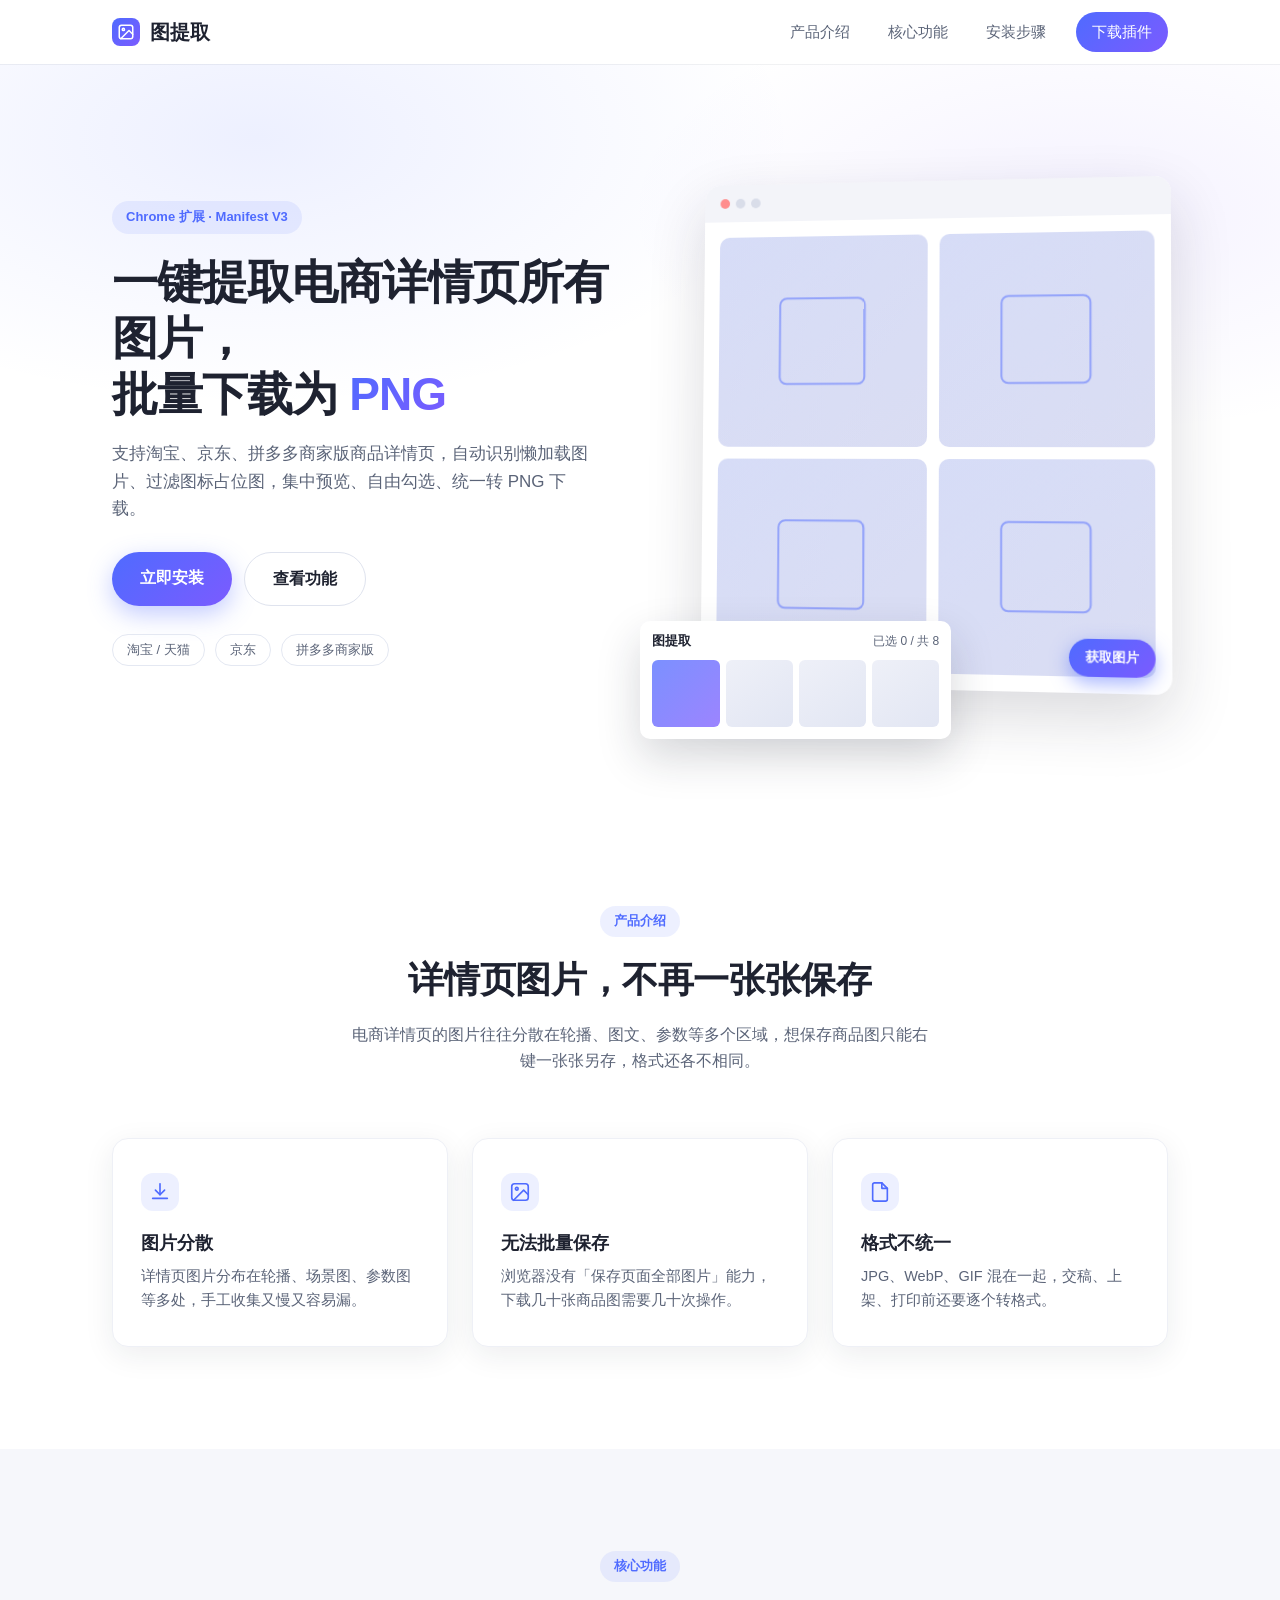
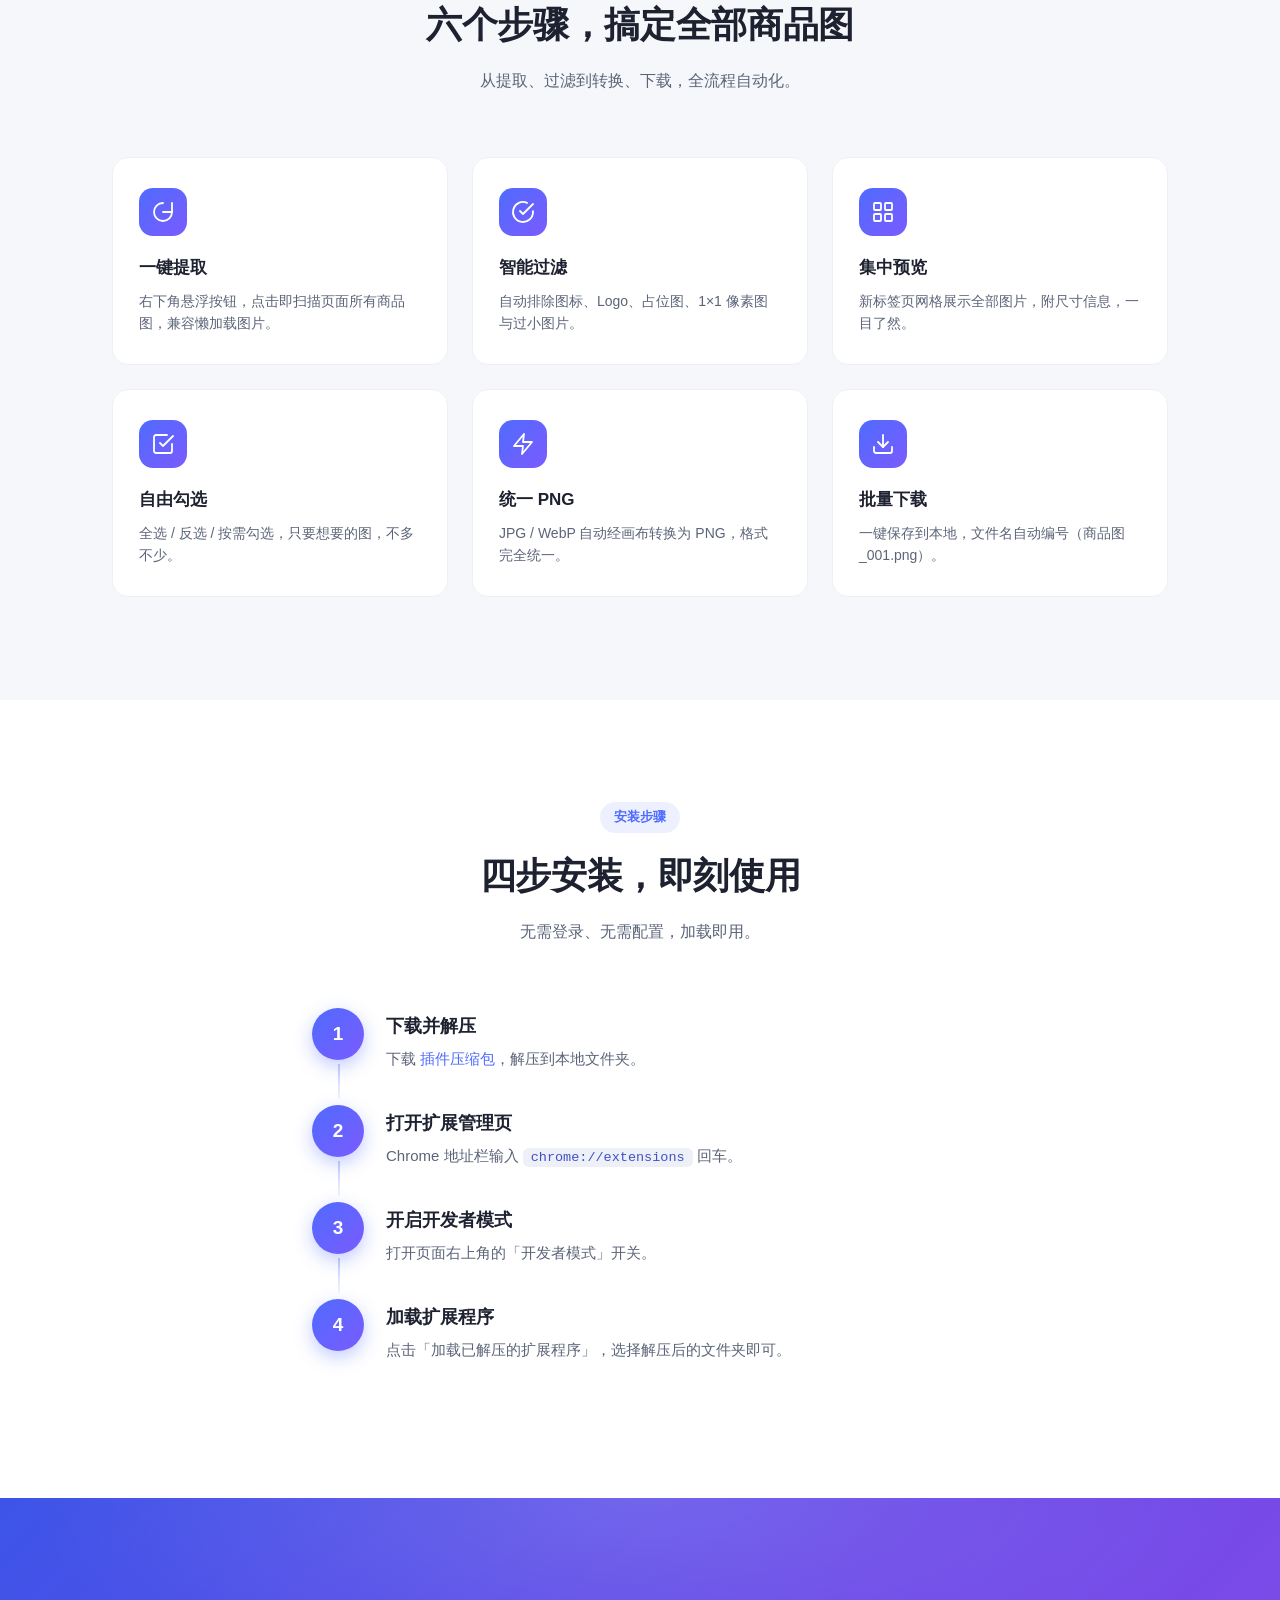
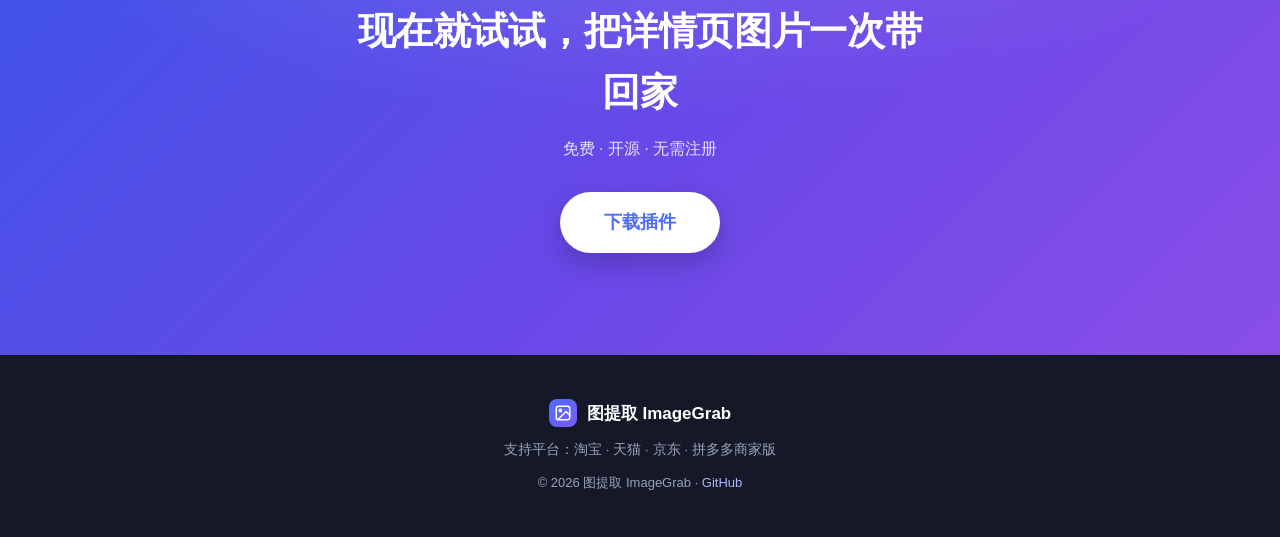
<file: docs/index.html>
<!DOCTYPE html>
<html lang="zh-CN">
<head>
  <meta charset="UTF-8" />
  <meta name="viewport" content="width=device-width, initial-scale=1.0" />
  <meta name="description" content="图提取 - 电商图片下载插件：在淘宝、京东、拼多多商家版商品详情页一键提取所有图片，集中预览勾选，批量下载为 PNG。" />
  <title>图提取 ImageGrab - 电商图片一键下载插件</title>
  <link rel="stylesheet" href="css/style.css" />
</head>
<body>

  <!-- ============ 1. 顶部导航栏 ============ -->
  <header class="navbar" id="navbar">
    <nav class="nav-inner">
      <!-- Logo -->
      <a href="#hero" class="nav-logo">
        <svg class="logo-svg" viewBox="0 0 24 24" fill="none" stroke="currentColor" stroke-width="2" stroke-linecap="round" stroke-linejoin="round" aria-hidden="true">
          <rect x="3" y="3" width="18" height="18" rx="3"></rect>
          <circle cx="8.5" cy="8.5" r="1.5"></circle>
          <path d="M21 15l-5-5L5 21"></path>
        </svg>
        <span>图提取</span>
      </a>

      <!-- 桌面端锚点导航 -->
      <ul class="nav-links" id="navLinks">
        <li><a href="#intro" class="nav-link" data-target="intro">产品介绍</a></li>
        <li><a href="#features" class="nav-link" data-target="features">核心功能</a></li>
        <li><a href="#install" class="nav-link" data-target="install">安装步骤</a></li>
        <li><a href="#download" class="nav-link nav-cta" data-target="download">下载插件</a></li>
      </ul>

      <!-- 移动端汉堡按钮 -->
      <button class="hamburger" id="hamburger" aria-label="打开菜单" aria-expanded="false">
        <span></span><span></span><span></span>
      </button>
    </nav>
  </header>

  <!-- ============ 2. Hero 首屏 ============ -->
  <section class="hero" id="hero">
    <div class="hero-inner">
      <div class="hero-text">
        <span class="hero-badge">Chrome 扩展 · Manifest V3</span>
        <h1>一键提取电商详情页所有图片，<br />批量下载为 <em>PNG</em></h1>
        <p class="hero-sub">支持淘宝、京东、拼多多商家版商品详情页，自动识别懒加载图片、过滤图标占位图，集中预览、自由勾选、统一转 PNG 下载。</p>
        <div class="hero-actions">
          <a href="download/imagegrab-extension.zip" class="btn btn-primary" download>立即安装</a>
          <a href="#features" class="btn btn-ghost">查看功能</a>
        </div>
        <ul class="hero-tags">
          <li>淘宝 / 天猫</li>
          <li>京东</li>
          <li>拼多多商家版</li>
        </ul>
      </div>

      <!-- 插件界面示意图（纯 CSS / SVG 模拟） -->
      <div class="hero-mock" aria-hidden="true">
        <div class="mock-window">
          <div class="mock-bar"><i></i><i></i><i></i></div>
          <div class="mock-body">
            <div class="mock-img mock-img-1"></div>
            <div class="mock-img mock-img-2"></div>
            <div class="mock-img mock-img-3"></div>
            <div class="mock-img mock-img-4"></div>
          </div>
          <!-- 右下角悬浮按钮 -->
          <div class="mock-btn">获取图片</div>
        </div>
        <!-- 画廊浮层 -->
        <div class="mock-gallery">
          <div class="mock-g-head"><b>图提取</b><span>已选 0 / 共 8</span></div>
          <div class="mock-g-grid">
            <span></span><span></span><span></span><span></span>
          </div>
        </div>
      </div>
    </div>
  </section>

  <!-- ============ 3. 产品介绍 ============ -->
  <section class="section" id="intro">
    <div class="section-head reveal">
      <span class="section-tag">产品介绍</span>
      <h2>详情页图片，不再一张张保存</h2>
      <p>电商详情页的图片往往分散在轮播、图文、参数等多个区域，想保存商品图只能右键一张张另存，格式还各不相同。</p>
    </div>
    <div class="cards-3">
      <article class="card reveal">
        <svg viewBox="0 0 24 24" fill="none" stroke="currentColor" stroke-width="1.8" stroke-linecap="round" stroke-linejoin="round"><path d="M12 3v12"/><path d="M7 10l5 5 5-5"/><path d="M4 19h16"/></svg>
        <h3>图片分散</h3>
        <p>详情页图片分布在轮播、场景图、参数图等多处，手工收集又慢又容易漏。</p>
      </article>
      <article class="card reveal">
        <svg viewBox="0 0 24 24" fill="none" stroke="currentColor" stroke-width="1.8" stroke-linecap="round" stroke-linejoin="round"><rect x="3" y="3" width="18" height="18" rx="3"/><circle cx="8.5" cy="8.5" r="1.5"/><path d="M21 15l-5-5L5 21"/></svg>
        <h3>无法批量保存</h3>
        <p>浏览器没有「保存页面全部图片」能力，下载几十张商品图需要几十次操作。</p>
      </article>
      <article class="card reveal">
        <svg viewBox="0 0 24 24" fill="none" stroke="currentColor" stroke-width="1.8" stroke-linecap="round" stroke-linejoin="round"><path d="M14 2H6a2 2 0 0 0-2 2v16a2 2 0 0 0 2 2h12a2 2 0 0 0 2-2V8z"/><path d="M14 2v6h6"/></svg>
        <h3>格式不统一</h3>
        <p>JPG、WebP、GIF 混在一起，交稿、上架、打印前还要逐个转格式。</p>
      </article>
    </div>
  </section>

  <!-- ============ 4. 核心功能 ============ -->
  <section class="section section-alt" id="features">
    <div class="section-head reveal">
      <span class="section-tag">核心功能</span>
      <h2>六个步骤，搞定全部商品图</h2>
      <p>从提取、过滤到转换、下载，全流程自动化。</p>
    </div>
    <div class="cards-6">
      <article class="feature reveal">
        <span class="f-icon"><svg viewBox="0 0 24 24" fill="none" stroke="currentColor" stroke-width="1.8" stroke-linecap="round" stroke-linejoin="round"><path d="M21 12a9 9 0 1 1-9-9"/><path d="M21 3v9h-9"/></svg></span>
        <h3>一键提取</h3>
        <p>右下角悬浮按钮，点击即扫描页面所有商品图，兼容懒加载图片。</p>
      </article>
      <article class="feature reveal">
        <span class="f-icon"><svg viewBox="0 0 24 24" fill="none" stroke="currentColor" stroke-width="1.8" stroke-linecap="round" stroke-linejoin="round"><path d="M22 11.08V12a10 10 0 1 1-5.93-9.14"/><path d="M22 4L12 14.01l-3-3"/></svg></span>
        <h3>智能过滤</h3>
        <p>自动排除图标、Logo、占位图、1×1 像素图与过小图片。</p>
      </article>
      <article class="feature reveal">
        <span class="f-icon"><svg viewBox="0 0 24 24" fill="none" stroke="currentColor" stroke-width="1.8" stroke-linecap="round" stroke-linejoin="round"><rect x="3" y="3" width="7" height="7" rx="1"/><rect x="14" y="3" width="7" height="7" rx="1"/><rect x="3" y="14" width="7" height="7" rx="1"/><rect x="14" y="14" width="7" height="7" rx="1"/></svg></span>
        <h3>集中预览</h3>
        <p>新标签页网格展示全部图片，附尺寸信息，一目了然。</p>
      </article>
      <article class="feature reveal">
        <span class="f-icon"><svg viewBox="0 0 24 24" fill="none" stroke="currentColor" stroke-width="1.8" stroke-linecap="round" stroke-linejoin="round"><path d="M9 11l3 3L22 4"/><path d="M21 12v7a2 2 0 0 1-2 2H5a2 2 0 0 1-2-2V5a2 2 0 0 1 2-2h11"/></svg></span>
        <h3>自由勾选</h3>
        <p>全选 / 反选 / 按需勾选，只要想要的图，不多不少。</p>
      </article>
      <article class="feature reveal">
        <span class="f-icon"><svg viewBox="0 0 24 24" fill="none" stroke="currentColor" stroke-width="1.8" stroke-linecap="round" stroke-linejoin="round"><path d="M13 2L3 14h9l-1 8 10-12h-9l1-8z"/></svg></span>
        <h3>统一 PNG</h3>
        <p>JPG / WebP 自动经画布转换为 PNG，格式完全统一。</p>
      </article>
      <article class="feature reveal">
        <span class="f-icon"><svg viewBox="0 0 24 24" fill="none" stroke="currentColor" stroke-width="1.8" stroke-linecap="round" stroke-linejoin="round"><path d="M21 15v4a2 2 0 0 1-2 2H5a2 2 0 0 1-2-2v-4"/><path d="M7 10l5 5 5-5"/><path d="M12 15V3"/></svg></span>
        <h3>批量下载</h3>
        <p>一键保存到本地，文件名自动编号（商品图_001.png）。</p>
      </article>
    </div>
  </section>

  <!-- ============ 5. 安装步骤 ============ -->
  <section class="section" id="install">
    <div class="section-head reveal">
      <span class="section-tag">安装步骤</span>
      <h2>四步安装，即刻使用</h2>
      <p>无需登录、无需配置，加载即用。</p>
    </div>
    <ol class="steps">
      <li class="step reveal">
        <span class="step-no">1</span>
        <div class="step-body">
          <h3>下载并解压</h3>
          <p>下载 <a href="download/imagegrab-extension.zip" download>插件压缩包</a>，解压到本地文件夹。</p>
        </div>
      </li>
      <li class="step reveal">
        <span class="step-no">2</span>
        <div class="step-body">
          <h3>打开扩展管理页</h3>
          <p>Chrome 地址栏输入 <code>chrome://extensions</code> 回车。</p>
        </div>
      </li>
      <li class="step reveal">
        <span class="step-no">3</span>
        <div class="step-body">
          <h3>开启开发者模式</h3>
          <p>打开页面右上角的「开发者模式」开关。</p>
        </div>
      </li>
      <li class="step reveal">
        <span class="step-no">4</span>
        <div class="step-body">
          <h3>加载扩展程序</h3>
          <p>点击「加载已解压的扩展程序」，选择解压后的文件夹即可。</p>
        </div>
      </li>
    </ol>
  </section>

  <!-- ============ 6. 底部 CTA + Footer ============ -->
  <section class="cta" id="download">
    <div class="cta-inner reveal">
      <h2>现在就试试，把详情页图片一次带回家</h2>
      <p>免费 · 开源 · 无需注册</p>
      <a href="download/imagegrab-extension.zip" class="btn btn-primary btn-lg" download>下载插件</a>
    </div>
  </section>

  <footer class="footer">
    <div class="footer-inner">
      <div class="footer-brand">
        <svg class="logo-svg" viewBox="0 0 24 24" fill="none" stroke="currentColor" stroke-width="2" stroke-linecap="round" stroke-linejoin="round" aria-hidden="true">
          <rect x="3" y="3" width="18" height="18" rx="3"></rect>
          <circle cx="8.5" cy="8.5" r="1.5"></circle>
          <path d="M21 15l-5-5L5 21"></path>
        </svg>
        <span>图提取 ImageGrab</span>
      </div>
      <p class="footer-support">支持平台：淘宝 · 天猫 · 京东 · 拼多多商家版</p>
      <p class="footer-copy">© 2026 图提取 ImageGrab · <a href="https://github.com" target="_blank" rel="noopener">GitHub</a></p>
    </div>
  </footer>

  <script src="js/main.js"></script>
</body>
</html>
</file>
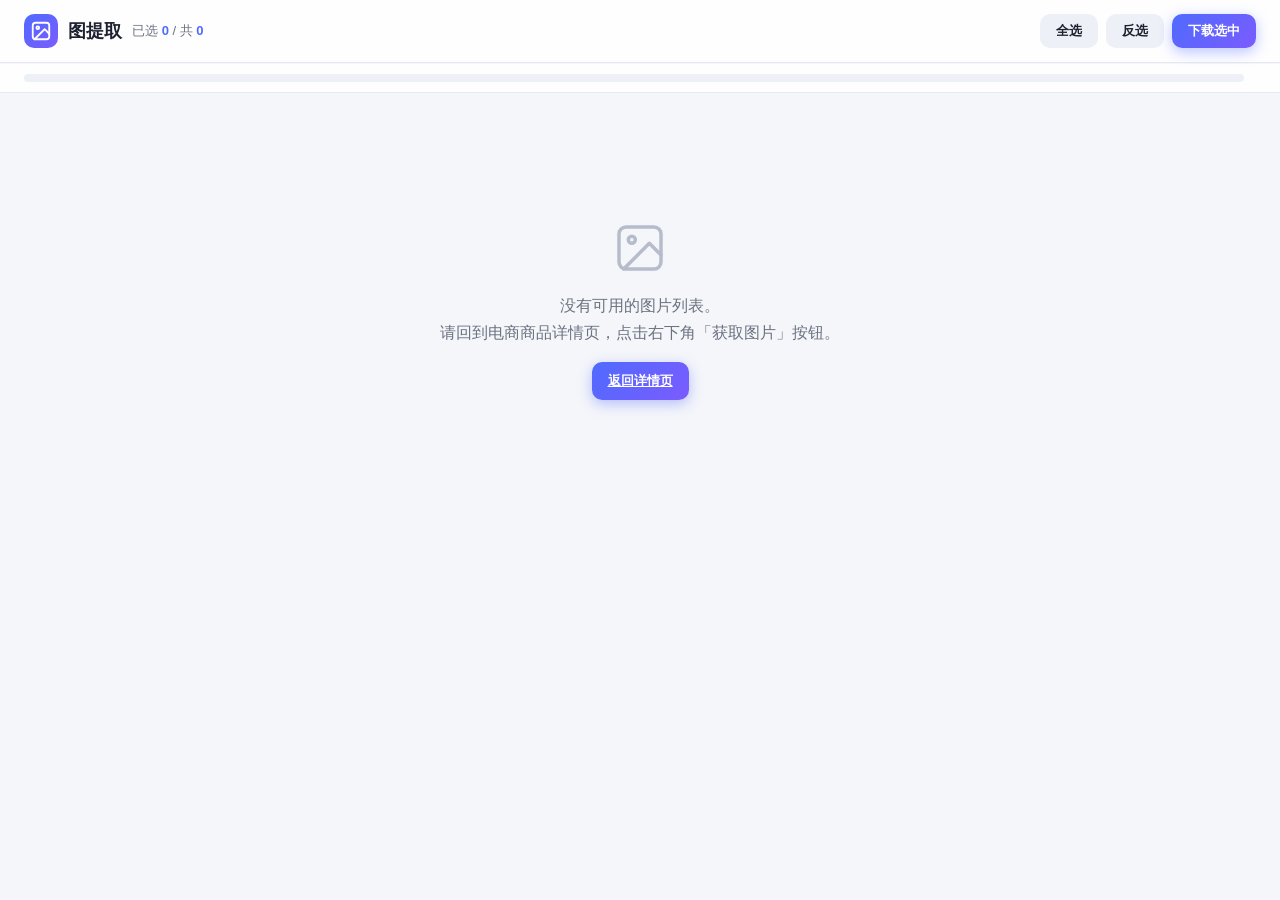
<file: imagegrab-extension/gallery.html>
<!DOCTYPE html>
<html lang="zh-CN">
<head>
  <meta charset="UTF-8" />
  <meta name="viewport" content="width=device-width, initial-scale=1.0" />
  <title>图提取 - 图片画廊</title>
  <link rel="stylesheet" href="gallery.css" />
</head>
<body>
  <!-- 顶部操作栏 -->
  <header class="topbar">
    <div class="topbar-left">
      <span class="logo" aria-hidden="true">
        <svg viewBox="0 0 24 24" width="22" height="22" fill="none" stroke="currentColor" stroke-width="2" stroke-linecap="round" stroke-linejoin="round">
          <rect x="3" y="3" width="18" height="18" rx="3"></rect>
          <circle cx="8.5" cy="8.5" r="1.5"></circle>
          <path d="M21 15l-5-5L5 21"></path>
        </svg>
      </span>
      <h1>图提取</h1>
      <span class="stats" id="stats">已选 <b id="selCount">0</b> / 共 <b id="totalCount">0</b></span>
    </div>
    <div class="topbar-right">
      <button class="btn ghost" id="btnSelectAll">全选</button>
      <button class="btn ghost" id="btnInvert">反选</button>
      <button class="btn primary" id="btnDownload">下载选中</button>
    </div>
  </header>

  <!-- 下载进度条 -->
  <div class="progress" id="progress" hidden>
    <div class="progress-bar" id="progressBar"></div>
    <span class="progress-text" id="progressText"></span>
  </div>

  <!-- 图片网格 -->
  <main class="grid" id="grid"></main>

  <!-- 空状态 -->
  <div class="empty" id="empty" hidden>
    <svg viewBox="0 0 24 24" width="56" height="56" fill="none" stroke="#b6bccb" stroke-width="1.5" stroke-linecap="round" stroke-linejoin="round">
      <rect x="3" y="3" width="18" height="18" rx="3"></rect>
      <circle cx="8.5" cy="8.5" r="1.5"></circle>
      <path d="M21 15l-5-5L5 21"></path>
    </svg>
    <p>没有可用的图片列表。<br />请回到电商商品详情页，点击右下角「获取图片」按钮。</p>
    <a class="btn primary" href="#" id="btnBack">返回详情页</a>
  </div>

  <script src="gallery.js"></script>
</body>
</html>
</file>
<file: docs/css/style.css>
/* ============================================================
   图提取 ImageGrab 官网样式
   纯静态：CSS 变量统一管理颜色/间距/圆角，移动优先响应式
   ============================================================ */

/* ---------- 1. 设计变量 ---------- */
:root {
  /* 主色（蓝紫渐变，可整体替换主色调） */
  --primary: #4f6bff;
  --primary-2: #7b5bff;
  --primary-soft: rgba(79, 107, 255, 0.1);

  /* 文本与背景 */
  --text: #1e2230;
  --muted: #5b6478;
  --bg: #ffffff;
  --bg-alt: #f6f7fb;

  /* 间距 / 圆角 / 阴影 */
  --radius: 16px;
  --radius-sm: 10px;
  --shadow: 0 8px 30px rgba(30, 34, 48, 0.08);
  --shadow-hover: 0 14px 38px rgba(79, 107, 255, 0.16);

  /* 过渡时长 */
  --t: 0.25s;
  --t-fast: 0.2s;
}

/* ---------- 2. 基础 ---------- */
* {
  box-sizing: border-box;
  margin: 0;
  padding: 0;
}

html {
  scroll-behavior: smooth;
}

body {
  font-family: -apple-system, BlinkMacSystemFont, "PingFang SC", "Microsoft YaHei", sans-serif;
  color: var(--text);
  background: var(--bg);
  line-height: 1.6;
  -webkit-font-smoothing: antialiased;
}

img, svg {
  display: block;
  max-width: 100%;
}

a {
  color: var(--primary);
  text-decoration: none;
}

code {
  font-family: "Consolas", "SF Mono", Menlo, monospace;
  font-size: 0.9em;
  padding: 2px 8px;
  border-radius: 6px;
  background: #eef0f7;
  color: #4051c9;
}

/* ---------- 3. 顶部导航栏 ---------- */
.navbar {
  position: sticky;
  top: 0;
  z-index: 100;
  background: rgba(255, 255, 255, 0.82);
  backdrop-filter: blur(12px);
  -webkit-backdrop-filter: blur(12px);
  box-shadow: 0 1px 0 rgba(30, 34, 48, 0.06);
  transition: box-shadow var(--t) ease;
}

.navbar.scrolled {
  box-shadow: 0 4px 20px rgba(30, 34, 48, 0.08);
}

.nav-inner {
  max-width: 1120px;
  margin: 0 auto;
  padding: 0 clamp(16px, 4vw, 32px);
  height: 64px;
  display: flex;
  align-items: center;
  justify-content: space-between;
}

.nav-logo {
  display: flex;
  align-items: center;
  gap: 10px;
  font-size: 20px;
  font-weight: 800;
  color: var(--text);
}

.logo-svg {
  width: 28px;
  height: 28px;
  padding: 5px;
  border-radius: 8px;
  color: #fff;
  background: linear-gradient(135deg, var(--primary), var(--primary-2));
}

.nav-links {
  display: flex;
  align-items: center;
  gap: 6px;
  list-style: none;
}

.nav-link {
  display: block;
  padding: 8px 16px;
  border-radius: 999px;
  font-size: 15px;
  color: var(--muted);
  transition: color var(--t-fast) ease, background var(--t-fast) ease;
}

.nav-link:hover {
  color: var(--text);
  background: var(--primary-soft);
}

.nav-link.active {
  color: var(--primary);
  background: var(--primary-soft);
  font-weight: 600;
}

.nav-link.nav-cta {
  color: #fff;
  background: linear-gradient(135deg, var(--primary), var(--primary-2));
  margin-left: 8px;
}

.nav-link.nav-cta:hover {
  color: #fff;
  box-shadow: var(--shadow-hover);
}

/* 汉堡按钮（移动端显示） */
.hamburger {
  display: none;
  flex-direction: column;
  justify-content: center;
  gap: 5px;
  width: 40px;
  height: 40px;
  padding: 8px;
  background: none;
  border: none;
  cursor: pointer;
}

.hamburger span {
  display: block;
  height: 2px;
  border-radius: 2px;
  background: var(--text);
  transition: transform var(--t-fast) ease, opacity var(--t-fast) ease;
}

.hamburger.open span:nth-child(1) {
  transform: translateY(7px) rotate(45deg);
}

.hamburger.open span:nth-child(2) {
  opacity: 0;
}

.hamburger.open span:nth-child(3) {
  transform: translateY(-7px) rotate(-45deg);
}

/* ---------- 4. Hero 首屏 ---------- */
.hero {
  background:
    radial-gradient(ellipse 70% 60% at 20% 10%, var(--primary-soft), transparent 60%),
    radial-gradient(ellipse 60% 50% at 85% 20%, rgba(123, 91, 255, 0.08), transparent 60%),
    var(--bg);
  padding: clamp(56px, 9vw, 120px) 0;
}

.hero-inner {
  max-width: 1120px;
  margin: 0 auto;
  padding: 0 clamp(16px, 4vw, 32px);
  display: grid;
  grid-template-columns: 1.05fr 0.95fr;
  gap: clamp(32px, 5vw, 64px);
  align-items: center;
}

.hero-badge {
  display: inline-block;
  margin-bottom: 20px;
  padding: 6px 14px;
  border-radius: 999px;
  font-size: 13px;
  font-weight: 600;
  color: var(--primary);
  background: var(--primary-soft);
}

.hero h1 {
  font-size: clamp(28px, 4.6vw, 46px);
  line-height: 1.22;
  letter-spacing: -0.02em;
  font-weight: 800;
}

.hero h1 em {
  font-style: normal;
  background: linear-gradient(135deg, var(--primary), var(--primary-2));
  -webkit-background-clip: text;
  background-clip: text;
  color: transparent;
}

.hero-sub {
  margin-top: 18px;
  max-width: 480px;
  font-size: clamp(15px, 2vw, 17px);
  color: var(--muted);
}

.hero-actions {
  display: flex;
  gap: 12px;
  margin-top: 30px;
  flex-wrap: wrap;
}

.hero-tags {
  display: flex;
  gap: 10px;
  flex-wrap: wrap;
  margin-top: 28px;
  list-style: none;
}

.hero-tags li {
  padding: 5px 14px;
  border: 1px solid #e4e8f2;
  border-radius: 999px;
  font-size: 13px;
  color: var(--muted);
}

/* 按钮 */
.btn {
  display: inline-block;
  padding: 13px 28px;
  border-radius: 999px;
  font-size: 16px;
  font-weight: 600;
  text-align: center;
  border: none;
  cursor: pointer;
  transition: transform var(--t-fast) ease, box-shadow var(--t) ease;
}

.btn:hover {
  transform: translateY(-2px);
}

.btn-primary {
  color: #fff;
  background: linear-gradient(135deg, var(--primary), var(--primary-2));
  box-shadow: 0 8px 24px rgba(79, 107, 255, 0.35);
}

.btn-primary:hover {
  box-shadow: 0 14px 32px rgba(79, 107, 255, 0.45);
}

.btn-ghost {
  color: var(--text);
  background: #fff;
  border: 1px solid #dfe3ee;
}

.btn-ghost:hover {
  border-color: var(--primary);
  color: var(--primary);
}

.btn-lg {
  padding: 16px 44px;
  font-size: 18px;
}

/* Hero 示意图（纯 CSS 模拟） */
.hero-mock {
  position: relative;
  perspective: 1200px;
}

.mock-window {
  position: relative;
  border-radius: var(--radius);
  background: #fff;
  box-shadow: 0 24px 60px rgba(30, 34, 48, 0.16);
  overflow: hidden;
  transform: rotateY(-6deg) rotateX(2deg);
}

.mock-bar {
  display: flex;
  gap: 6px;
  padding: 14px 16px;
  background: #f3f4f9;
}

.mock-bar i {
  width: 10px;
  height: 10px;
  border-radius: 50%;
  background: #d9dde9;
}

.mock-bar i:first-child {
  background: #ff8d8d;
}

.mock-body {
  display: grid;
  grid-template-columns: 1fr 1fr;
  gap: 12px;
  padding: 16px;
}

.mock-img {
  border-radius: 10px;
  background: linear-gradient(145deg, #e9ecf6, #dfe4f2);
  aspect-ratio: 1 / 1;
  position: relative;
  overflow: hidden;
}

.mock-img::after {
  content: '';
  position: absolute;
  inset: 0;
  background: linear-gradient(145deg, rgba(79, 107, 255, 0.12), rgba(123, 91, 255, 0.05));
}

.mock-img-1::before,
.mock-img-2::before,
.mock-img-3::before,
.mock-img-4::before {
  content: '';
  position: absolute;
  left: 50%;
  top: 50%;
  width: 40%;
  height: 40%;
  border: 2px solid rgba(79, 107, 255, 0.5);
  border-radius: 8px;
  transform: translate(-50%, -50%);
}

.mock-btn {
  position: absolute;
  right: 16px;
  bottom: 16px;
  padding: 8px 16px;
  border-radius: 999px;
  color: #fff;
  font-size: 13px;
  font-weight: 600;
  background: linear-gradient(135deg, var(--primary), var(--primary-2));
  box-shadow: 0 6px 18px rgba(79, 107, 255, 0.5);
}

/* 画廊浮层 */
.mock-gallery {
  position: absolute;
  left: -12%;
  bottom: -10%;
  width: 66%;
  border-radius: var(--radius-sm);
  background: #fff;
  box-shadow: 0 18px 44px rgba(30, 34, 48, 0.18);
  padding: 10px 12px 12px;
  animation: float 5s ease-in-out infinite;
}

@keyframes float {
  0%, 100% { transform: translateY(0); }
  50% { transform: translateY(-8px); }
}

.mock-g-head {
  display: flex;
  justify-content: space-between;
  align-items: center;
  margin-bottom: 8px;
  font-size: 12px;
}

.mock-g-head b {
  font-size: 13px;
}

.mock-g-head span {
  color: var(--muted);
}

.mock-g-grid {
  display: grid;
  grid-template-columns: repeat(4, 1fr);
  gap: 6px;
}

.mock-g-grid span {
  aspect-ratio: 1;
  border-radius: 6px;
  background: linear-gradient(145deg, #eef0f8, #e2e6f3);
}

.mock-g-grid span:first-child {
  background: linear-gradient(135deg, rgba(79, 107, 255, 0.75), rgba(123, 91, 255, 0.75));
}

/* ---------- 5. 通用区块 ---------- */
.section {
  padding: clamp(64px, 8vw, 110px) 0;
}

.section-alt {
  background: var(--bg-alt);
}

.section-head {
  max-width: 640px;
  margin: 0 auto clamp(40px, 5vw, 64px);
  text-align: center;
  padding: 0 clamp(16px, 4vw, 32px);
}

.section-tag {
  display: inline-block;
  margin-bottom: 14px;
  padding: 5px 14px;
  border-radius: 999px;
  font-size: 13px;
  font-weight: 600;
  color: var(--primary);
  background: var(--primary-soft);
}

.section-head h2 {
  font-size: clamp(24px, 3.4vw, 36px);
  font-weight: 800;
  letter-spacing: -0.01em;
}

.section-head p {
  margin-top: 14px;
  color: var(--muted);
  font-size: clamp(14px, 1.8vw, 16px);
}

/* 产品介绍：3 卡片 */
.cards-3 {
  max-width: 1120px;
  margin: 0 auto;
  padding: 0 clamp(16px, 4vw, 32px);
  display: grid;
  grid-template-columns: repeat(3, 1fr);
  gap: 24px;
}

.card {
  padding: 34px 28px;
  border-radius: var(--radius);
  background: var(--bg);
  box-shadow: var(--shadow);
  border: 1px solid #eef0f6;
  transition: transform var(--t) ease, box-shadow var(--t) ease;
}

.card:hover {
  transform: translateY(-6px);
  box-shadow: var(--shadow-hover);
}

.card svg {
  width: 38px;
  height: 38px;
  padding: 8px;
  border-radius: 12px;
  color: var(--primary);
  background: var(--primary-soft);
  margin-bottom: 18px;
}

.card h3 {
  font-size: 18px;
  margin-bottom: 8px;
}

.card p {
  font-size: 14.5px;
  color: var(--muted);
}

/* 核心功能：6 卡片 */
.cards-6 {
  max-width: 1120px;
  margin: 0 auto;
  padding: 0 clamp(16px, 4vw, 32px);
  display: grid;
  grid-template-columns: repeat(3, 1fr);
  gap: 24px;
}

.feature {
  padding: 30px 26px;
  border-radius: var(--radius);
  background: var(--bg);
  border: 1px solid #eef0f6;
  transition: transform var(--t) ease, box-shadow var(--t) ease;
}

.feature:hover {
  transform: translateY(-6px);
  box-shadow: var(--shadow-hover);
}

.f-icon {
  display: inline-flex;
  width: 48px;
  height: 48px;
  align-items: center;
  justify-content: center;
  border-radius: 14px;
  color: #fff;
  background: linear-gradient(135deg, var(--primary), var(--primary-2));
  margin-bottom: 18px;
}

.f-icon svg {
  width: 24px;
  height: 24px;
}

.feature h3 {
  font-size: 17px;
  margin-bottom: 8px;
}

.feature p {
  font-size: 14px;
  color: var(--muted);
}

/* ---------- 6. 安装步骤 ---------- */
.steps {
  max-width: 720px;
  margin: 0 auto;
  padding: 0 clamp(16px, 4vw, 32px);
  list-style: none;
  counter-reset: none;
}

.step {
  position: relative;
  display: flex;
  gap: 22px;
  padding: 0 0 34px;
}

.step:not(:last-child)::after {
  content: '';
  position: absolute;
  left: 26px;
  top: 56px;
  bottom: 6px;
  width: 2px;
  background: linear-gradient(180deg, rgba(79, 107, 255, 0.35), rgba(123, 91, 255, 0.08));
}

.step-no {
  flex-shrink: 0;
  width: 52px;
  height: 52px;
  display: flex;
  align-items: center;
  justify-content: center;
  border-radius: 50%;
  font-size: 19px;
  font-weight: 800;
  color: #fff;
  background: linear-gradient(135deg, var(--primary), var(--primary-2));
  box-shadow: 0 6px 18px rgba(79, 107, 255, 0.35);
}

.step-body {
  padding-top: 4px;
}

.step-body h3 {
  font-size: 18px;
  margin-bottom: 6px;
}

.step-body p {
  font-size: 15px;
  color: var(--muted);
}

/* ---------- 7. CTA 与 Footer ---------- */
.cta {
  padding: clamp(64px, 8vw, 110px) 0;
  text-align: center;
  color: #fff;
  background:
    radial-gradient(ellipse 80% 80% at 50% 0%, rgba(255, 255, 255, 0.14), transparent 60%),
    linear-gradient(135deg, #3d54e8, #6a48e8 55%, #8a4ee8);
}

.cta-inner {
  max-width: 640px;
  margin: 0 auto;
  padding: 0 24px;
}

.cta h2 {
  font-size: clamp(24px, 3.6vw, 38px);
  font-weight: 800;
  letter-spacing: -0.01em;
}

.cta p {
  margin: 14px 0 30px;
  color: rgba(255, 255, 255, 0.85);
}

.cta .btn-primary {
  background: #fff;
  color: var(--primary);
  box-shadow: 0 10px 28px rgba(0, 0, 0, 0.2);
}

.cta .btn-primary:hover {
  box-shadow: 0 16px 36px rgba(0, 0, 0, 0.28);
}

.footer {
  padding: 44px 0;
  background: #141827;
  color: #9aa3b8;
}

.footer-inner {
  max-width: 1120px;
  margin: 0 auto;
  padding: 0 clamp(16px, 4vw, 32px);
  text-align: center;
  display: flex;
  flex-direction: column;
  gap: 12px;
  align-items: center;
}

.footer-brand {
  display: flex;
  align-items: center;
  gap: 10px;
  color: #fff;
  font-weight: 700;
  font-size: 17px;
}

.footer-support {
  font-size: 13.5px;
}

.footer-copy {
  font-size: 13px;
}

.footer a {
  color: #aeb8ff;
}

/* ---------- 8. 滚动显现动画 ---------- */
.reveal {
  opacity: 0;
  transform: translateY(24px);
  transition: opacity 0.6s ease, transform 0.6s ease;
}

.reveal.visible {
  opacity: 1;
  transform: translateY(0);
}

/* ---------- 9. 响应式断点 ---------- */
/* 平板：768 ~ 1023px */
@media (max-width: 1023px) {
  .hero-inner {
    grid-template-columns: 1fr;
    gap: 48px;
  }

  .hero-text {
    text-align: center;
  }

  .hero-sub {
    margin-left: auto;
    margin-right: auto;
  }

  .hero-actions,
  .hero-tags {
    justify-content: center;
  }

  .hero-mock {
    max-width: 560px;
    margin: 0 auto;
  }

  .cards-3,
  .cards-6 {
    grid-template-columns: repeat(2, 1fr);
  }
}

/* 手机：< 768px */
@media (max-width: 767px) {
  .nav-links {
    position: fixed;
    top: 64px;
    left: 0;
    right: 0;
    flex-direction: column;
    align-items: stretch;
    gap: 4px;
    padding: 16px 20px 24px;
    background: rgba(255, 255, 255, 0.97);
    backdrop-filter: blur(12px);
    box-shadow: 0 12px 30px rgba(30, 34, 48, 0.1);
    transform: translateY(-16px);
    opacity: 0;
    pointer-events: none;
    transition: transform var(--t) ease, opacity var(--t) ease;
  }

  .nav-links.open {
    transform: translateY(0);
    opacity: 1;
    pointer-events: auto;
  }

  .nav-link {
    padding: 13px 16px;
    text-align: center;
    font-size: 16px;
  }

  .nav-link.nav-cta {
    margin: 8px 0 0;
  }

  .hamburger {
    display: flex;
  }

  .cards-3,
  .cards-6 {
    grid-template-columns: 1fr;
    gap: 16px;
  }

  .step {
    gap: 16px;
  }

  .mock-gallery {
    left: 4%;
    width: 80%;
  }
}

/* 极小屏兜底：≥320px 可正常浏览 */
@media (max-width: 359px) {
  .hero-actions .btn {
    width: 100%;
  }

  .mock-body {
    grid-template-columns: 1fr;
  }

  .hero-tags {
    gap: 6px;
  }

  .hero-tags li {
    font-size: 12px;
    padding: 4px 10px;
  }
}
</file>
<file: imagegrab-extension/gallery.css>
/* 图提取 - 画廊页样式 */
:root {
  --primary: #4f6bff;
  --primary-2: #7b5bff;
  --bg: #f5f6fa;
  --card: #ffffff;
  --text: #1e2230;
  --muted: #6b7280;
  --border: #e6e9f0;
  --radius: 14px;
  --shadow: 0 4px 16px rgba(30, 34, 48, 0.08);
}

* {
  box-sizing: border-box;
  margin: 0;
  padding: 0;
}

body {
  font-family: -apple-system, "PingFang SC", "Microsoft YaHei", sans-serif;
  background: var(--bg);
  color: var(--text);
  min-height: 100vh;
}

/* 顶部栏 */
.topbar {
  position: sticky;
  top: 0;
  z-index: 10;
  display: flex;
  align-items: center;
  justify-content: space-between;
  gap: 12px;
  flex-wrap: wrap;
  padding: 14px 24px;
  background: rgba(255, 255, 255, 0.88);
  backdrop-filter: blur(10px);
  border-bottom: 1px solid var(--border);
}

.topbar-left {
  display: flex;
  align-items: center;
  gap: 10px;
}

.logo {
  display: inline-flex;
  align-items: center;
  justify-content: center;
  width: 34px;
  height: 34px;
  border-radius: 10px;
  color: #ffffff;
  background: linear-gradient(135deg, var(--primary), var(--primary-2));
}

.topbar h1 {
  font-size: 18px;
  font-weight: 700;
}

.stats {
  font-size: 13px;
  color: var(--muted);
}

.stats b {
  color: var(--primary);
}

.topbar-right {
  display: flex;
  gap: 8px;
}

/* 按钮 */
.btn {
  padding: 8px 16px;
  font-size: 13px;
  font-weight: 600;
  font-family: inherit;
  border-radius: 10px;
  border: none;
  cursor: pointer;
  transition: transform 0.2s ease, box-shadow 0.2s ease, background 0.2s ease;
}

.btn:hover {
  transform: translateY(-1px);
}

.btn:disabled {
  opacity: 0.5;
  cursor: not-allowed;
  transform: none;
}

.btn.ghost {
  background: #eef0f7;
  color: var(--text);
}

.btn.ghost:hover {
  background: #e2e6f2;
}

.btn.primary {
  background: linear-gradient(135deg, var(--primary), var(--primary-2));
  color: #ffffff;
  box-shadow: 0 4px 14px rgba(79, 107, 255, 0.4);
}

/* 进度条 */
.progress {
  position: sticky;
  top: 64px;
  z-index: 9;
  display: flex;
  align-items: center;
  gap: 12px;
  padding: 10px 24px;
  background: rgba(255, 255, 255, 0.92);
  border-bottom: 1px solid var(--border);
}

.progress-bar {
  flex: 1;
  height: 8px;
  border-radius: 999px;
  background: #eef0f7;
  overflow: hidden;
}

.progress-bar::before {
  content: '';
  display: block;
  height: 100%;
  width: 0;
  border-radius: 999px;
  background: linear-gradient(90deg, var(--primary), var(--primary-2));
  transition: width 0.2s ease;
}

.progress-bar.active::before {
  width: var(--p, 0%);
}

.progress-text {
  flex-shrink: 0;
  font-size: 13px;
  color: var(--muted);
}

/* 图片网格 */
.grid {
  display: grid;
  grid-template-columns: repeat(auto-fill, minmax(200px, 1fr));
  gap: 16px;
  padding: 24px;
  max-width: 1600px;
  margin: 0 auto;
}

.card {
  position: relative;
  background: var(--card);
  border-radius: var(--radius);
  box-shadow: var(--shadow);
  overflow: hidden;
  transition: transform 0.2s ease, box-shadow 0.2s ease;
}

.card:hover {
  transform: translateY(-3px);
  box-shadow: 0 10px 24px rgba(30, 34, 48, 0.12);
}

.card.checked {
  outline: 2px solid var(--primary);
  outline-offset: -2px;
}

/* 复选框（左上角悬浮） */
.card .check {
  position: absolute;
  top: 10px;
  left: 10px;
  z-index: 2;
  width: 22px;
  height: 22px;
  border-radius: 7px;
  border: 2px solid rgba(255, 255, 255, 0.95);
  background: rgba(30, 34, 48, 0.45);
  cursor: pointer;
  display: flex;
  align-items: center;
  justify-content: center;
  transition: background 0.2s ease, border-color 0.2s ease;
}

.card .check::after {
  content: '';
  width: 10px;
  height: 6px;
  border-left: 2.5px solid #fff;
  border-bottom: 2.5px solid #fff;
  transform: rotate(-45deg) scale(0);
  transition: transform 0.15s ease;
}

.card.checked .check {
  background: var(--primary);
  border-color: var(--primary);
}

.card.checked .check::after {
  transform: rotate(-45deg) scale(1);
}

.card img {
  display: block;
  width: 100%;
  aspect-ratio: 1 / 1;
  object-fit: cover;
  background: #f0f2f7;
  cursor: pointer;
}

.card .meta {
  display: flex;
  align-items: center;
  justify-content: space-between;
  padding: 8px 12px;
  font-size: 12px;
  color: var(--muted);
}

.card .meta .no {
  font-weight: 600;
  color: var(--text);
}

/* 空状态 */
.empty {
  display: flex;
  flex-direction: column;
  align-items: center;
  justify-content: center;
  gap: 16px;
  padding: 80px 24px;
  text-align: center;
  color: var(--muted);
  line-height: 1.7;
}

/* 移动端适配 */
@media (max-width: 560px) {
  .topbar {
    padding: 12px 14px;
  }
  .grid {
    grid-template-columns: repeat(auto-fill, minmax(140px, 1fr));
    gap: 10px;
    padding: 14px;
  }
  .btn {
    padding: 7px 12px;
  }
}
</file>
